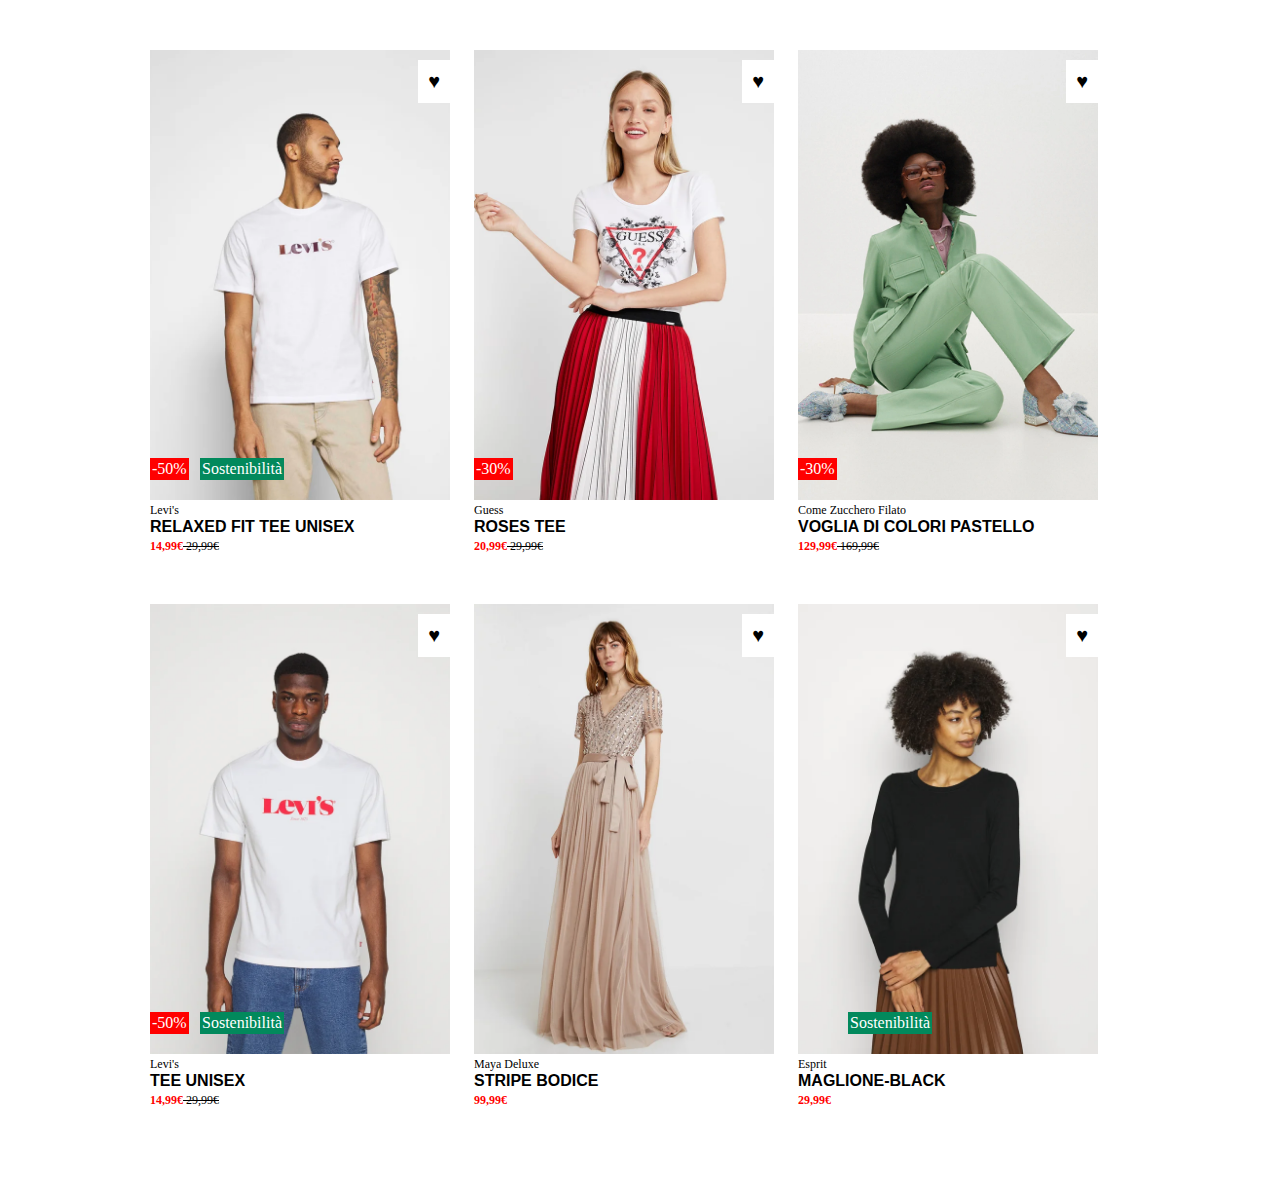
<file: index.html>
<!DOCTYPE html>
<html lang="en">

<head>
    <meta charset="UTF-8">
    <meta http-equiv="X-UA-Compatible" content="IE=edge">
    <meta name="viewport" content="width=device-width, initial-scale=1.0">
    <meta name="description" content="Web Site Boolando">
    <meta name="keywords" content="HTML,CSS">
    <meta name="author" content="Pietro Scandola">
    <link rel="stylesheet" href="css/style.css">
    <link rel="icon" href="img/logo.png">
    <link rel="preconnect" href="https://fonts.googleapis.com">
    <title>Boolando</title>
</head>

<body>
    <div class="container">
        <div class="row">

            <!-- Inizio Prima Immagine -->
            <div class="card first">
                <span class="discount">-50%</span>
                <span class="sost">Sostenibilità</span>
                <div class="under-line">
                    <span class="brand">Levi's</span><br>
                    <span class="description">RELAXED FIT TEE UNISEX</span><br>
                    <span class="price-red">14,99&euro;</span><span class="strike-price"> 29,99&euro;</span>
                </div>
                <span class="heart">&hearts;</span>
            </div>

            <!-- Inizio Seconda Immagine -->
            <div class="card second">
                <span class="discount">-30%</span>
                <div class="under-line">
                    <span class="brand">Guess</span><br>
                    <span class="description">ROSES TEE</span><br>
                    <span class="price-red">20,99&euro;</span><span class="strike-price"> 29,99&euro;</span>
                </div>
                <span class="heart">&hearts;</span>
            </div>

            <!-- Inizio Terza Immagine -->
            <div class="card third">
                <span class="discount">-30%</span>
                <div class="under-line">
                    <span class="brand">Come Zucchero Filato</span><br>
                    <span class="description">VOGLIA DI COLORI PASTELLO</span><br>
                    <span class="price-red">129,99&euro;</span><span class="strike-price"> 169,99&euro;</span>
                </div>
                <span class="heart">&hearts;</span>
            </div>
        </div>

        <div class="row">

            <!-- Inizio Quarta Immagine -->
            <div class="card fourth">
                <span class="discount">-50%</span>
                <span class="sost">Sostenibilità</span>
                <div class="under-line">
                    <span class="brand">Levi's</span><br>
                    <span class="description">TEE UNISEX</span><br>
                    <span class="price-red">14,99&euro;</span><span class="strike-price"> 29,99&euro;</span>
                </div>
                <span class="heart">&hearts;</span>
            </div>

            <!-- Inizio Quinta Immagine -->
            <div class="card fifth">
                <div class="under-line">
                    <span class="brand">Maya Deluxe</span><br>
                    <span class="description">STRIPE BODICE</span><br>
                    <span class="price-red">99,99&euro;</span>
                </div>
                <span class="heart">&hearts;</span>
            </div>

            <!-- Inizio Sesta Immagine -->
            <div class="card sixth">
                <span class="sost">Sostenibilità</span>
                <div class="under-line">
                    <span class="brand">Esprit</span><br>
                    <span class="description">MAGLIONE-BLACK</span><br>
                    <span class="price-red">29,99&euro;</span>
                </div>
                <span class="heart">&hearts;</span>
            </div>
        </div>

    </div>

</body>

</html>
</file>
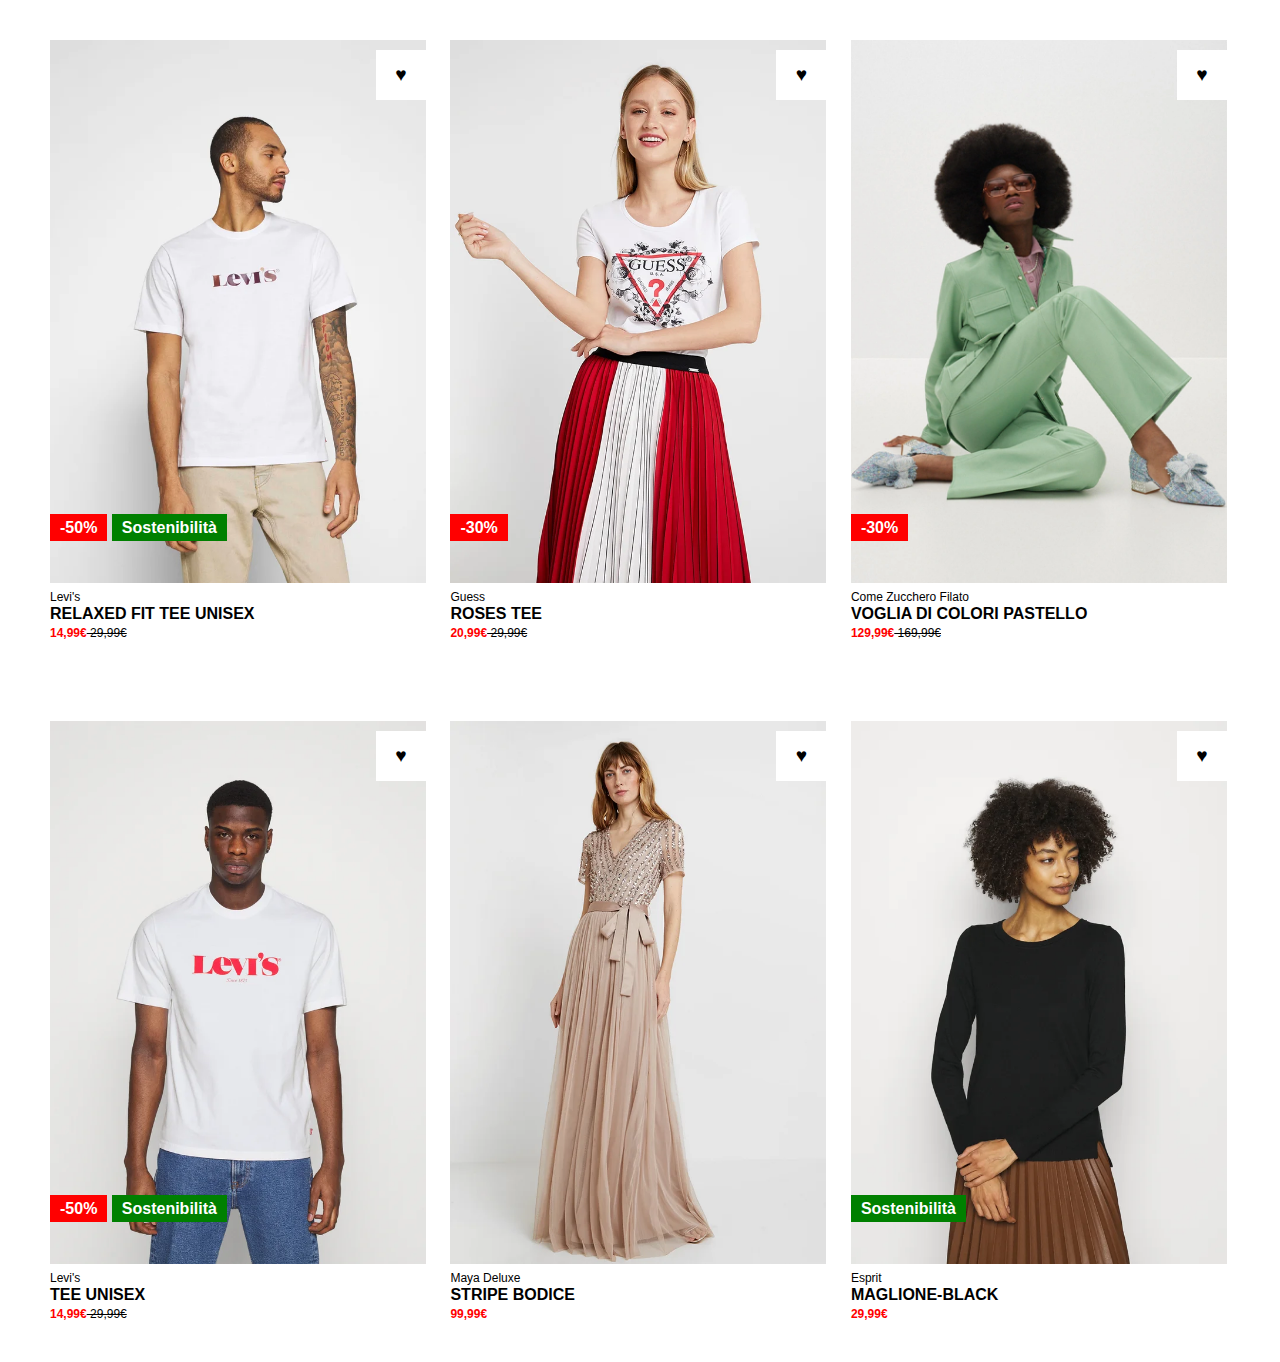
<file: bonus/index1.html>
<!DOCTYPE html>
<html lang="en">

<head>
    <meta charset="UTF-8">
    <meta http-equiv="X-UA-Compatible" content="IE=edge">
    <meta name="viewport" content="width=device-width, initial-scale=1.0">
    <meta name="description" content="Web Site Boolando">
    <meta name="keywords" content="HTML,CSS">
    <meta name="author" content="Pietro Scandola">
    <link rel="stylesheet" href="style1.css">
    <link rel="icon" href="img/logo.png">
    <link rel="preconnect" href="https://fonts.googleapis.com">
    <title>Boolando</title>
</head>

<body>
    <div class="container">
        <!-- Prima Immagine -->
        <div class="card">
            <div class="image">
                <img class="main-image" src="img/1.webp" alt="1.img">
                <img class="second-image" src="img/1b.webp" alt="1.img">
                <span class="heart">&hearts;</span>
                <div class="card-badges">
                    <span class="badge bg-red ">-50%</span>
                    <span class="badge bg-green">Sostenibilità</span>
                </div>
            </div>
            <div class="card-text">
                <span class="brand">Levi's</span><br>
                <span class="description">RELAXED FIT TEE UNISEX</span><br>
                <span class="price-red">14,99&euro;</span><span class="strike-price"> 29,99&euro;</span>
            </div>
        </div>

        <!-- Seconda Immagine -->
        <div class="card">
            <div class="image">
                <img class="main-image" src="img/2.webp" alt="1.img">
                <img class="second-image" src="img/2b.webp" alt="1.img">
                <span class="heart">&hearts;</span>
                <div class="card-badges">
                    <span class="badge bg-red ">-30%</span>
                </div>
            </div>
            <div class="card-text">
                <span class="brand">Guess</span><br>
                <span class="description">ROSES TEE</span><br>
                <span class="price-red">20,99&euro;</span><span class="strike-price"> 29,99&euro;</span>
            </div>
        </div>

        <!-- Terza Immagine -->
        <div class="card">
            <div class="image">
                <img class="main-image" src="img/3.webp" alt="1.img">
                <img class="second-image" src="img/3b.webp" alt="1.img">
                <span class="heart">&hearts;</span>
                <div class="card-badges">
                    <span class="badge bg-red ">-30%</span>
                </div>
            </div>
            <div class="card-text">
                <span class="brand">Come Zucchero Filato</span><br>
                <span class="description">VOGLIA DI COLORI PASTELLO</span><br>
                <span class="price-red">129,99&euro;</span><span class="strike-price"> 169,99&euro;</span>
            </div>
        </div>

        <!-- Quarta Immagine -->
        <div class="card">
            <div class="image">
                <img class="main-image" src="img/4.webp" alt="1.img">
                <img class="second-image" src="img/4b.webp" alt="1.img">
                <span class="heart">&hearts;</span>
                <div class="card-badges">
                    <span class="badge bg-red ">-50%</span>
                    <span class="badge bg-green">Sostenibilità</span>
                </div>
            </div>
            <div class="card-text">
                <span class="brand">Levi's</span><br>
                <span class="description"> TEE UNISEX</span><br>
                <span class="price-red">14,99&euro;</span><span class="strike-price"> 29,99&euro;</span>
            </div>
        </div>

        <!-- Quinta Immagine -->
        <div class="card">
            <div class="image">
                <img class="main-image" src="img/5.webp" alt="1.img">
                <img class="second-image" src="img/5b.webp" alt="1.img">
                <span class="heart">&hearts;</span>
            </div>
            <div class="card-text">
                <span class="brand">Maya Deluxe</span><br>
                <span class="description">STRIPE BODICE</span><br>
                <span class="price-red">99,99&euro;</span>
            </div>
        </div>

        <!-- Sesta Immagine -->
        <div class="card">
            <div class="image">
                <img class="main-image" src="img/6.webp" alt="1.img">
                <img class="second-image" src="img/6b.webp" alt="1.img">
                <span class="heart">&hearts;</span>
                <div class="card-badges">
                    <span class="badge bg-green">Sostenibilità</span>
                </div>
            </div>
            <div class="card-text">
                <span class="brand">Esprit</span><br>
                <span class="description">MAGLIONE-BLACK</span><br>
                <span class="price-red">29,99&euro;</span>
            </div>
        </div>
    </div>
</body>

</html>
</file>
<file: css/style.css>
* {
    margin: 0;
    padding: 0;
    box-sizing: border-box;
}

.container {
    width: 1000px;
    height: 1200px;
    margin: 0 auto;
}

.row {
    position: relative;
}


/* Utilities */

.card {
    height: 450px;
    width: 300px;
    background-size: cover;
    background-position: center;
    background-repeat: no-repeat;
    margin: 50px 10px;
    display: inline-block;
    cursor: pointer;
}

.card.first {
    background-image: url('../img/1.webp');
    position: relative;
}

.card.card.first:hover {
    background-image: url('../img/1b.webp');
}

.card.second {
    background-image: url('../img/2.webp');
    position: relative;
}

.card.card.second:hover {
    background-image: url('../img/2b.webp');
}

.card.third {
    background-image: url('../img/3.webp');
    position: relative;
}

.card.card.third:hover {
    background-image: url('../img/3b.webp');
}

.card.fourth {
    background-image: url('../img/4.webp');
    position: relative;
}

.card.card.fourth:hover {
    background-image: url('../img/4b.webp');
}

.card.fifth {
    background-image: url('../img/5.webp');
    position: relative;
}

.card.card.fifth:hover {
    background-image: url('../img/5b.webp');
}

.card.sixth {
    background-image: url('../img/6.webp');
    position: relative;
}

.card.card.sixth:hover {
    background-image: url('../img/6b.webp');
}

.discount {
    color: white;
    background-color: red;
    padding: 2px;
    position: absolute;
    bottom: 20px;
}

.sost {
    color: white;
    background-color: rgba(2, 137, 92, 1);
    padding: 2px;
    position: absolute;
    bottom: 20px;
    left: 50px
}

.under-line {
    position: absolute;
    top: 450px;
}

.brand {
    font-size: 12px;
}

.description {
    font-weight: bolder;
    font-family: Arial, Helvetica, sans-serif
}

.price-red {
    color: red;
    font-weight: 900;
    font-size: 12px;
}

.strike-price {
    text-decoration: line-through;
    font-size: 12px;
}

.heart {
    font-size: 20px;
    background-color: white;
    padding: 10px 10px;
    position: absolute;
    right: 0;
    top: 10px;
}

.heart:hover {
    color: red;
}
</file>
<file: bonus/style1.css>
* {
    margin: 0;
    padding: 0;
    box-sizing: border-box;
}

body {
    font-size: 16px;
    font-family: sans-serif;
}

.container {
    max-width: 1200px;
    margin: 0 auto;
}

.bg-red {
    background-color: red;
}

.bg-green {
    background-color: green;
}

img {
    width: 100%;
}

.card {
    display: inline-block;
    width: calc(100% / 3 - 4px);
    padding: 10px;
    cursor: pointer;
    margin: 30px 0;
}

.image {
    position: relative;
}

.card .heart {
    width: 50px;
    height: 50px;
    display: inline-block;
    background-color: white;
    font-size: 1.2em;
    text-align: center;
    line-height: 50px;
    position: absolute;
    top: 10px;
    right: 0;
}


/* Badges */

.card-badges {
    position: absolute;
    width: 100%;
    bottom: 50px;
}

.card-badges .badge {
    color: white;
    font-weight: bolder;
    padding: 5px 10px;
}

.brand {
    font-size: 12px;
}

.description {
    font-weight: bolder;
    font-family: Arial, Helvetica, sans-serif
}

.price-red {
    color: red;
    font-weight: 900;
    font-size: 12px;
}

.strike-price {
    text-decoration: line-through;
    font-size: 12px;
}

.second-image {
    display: none;
}

.image:hover .main-image {
    display: none;
}

.image:hover .second-image {
    display: inline-block;
}

.heart:hover {
    color: red;
}
</file>
